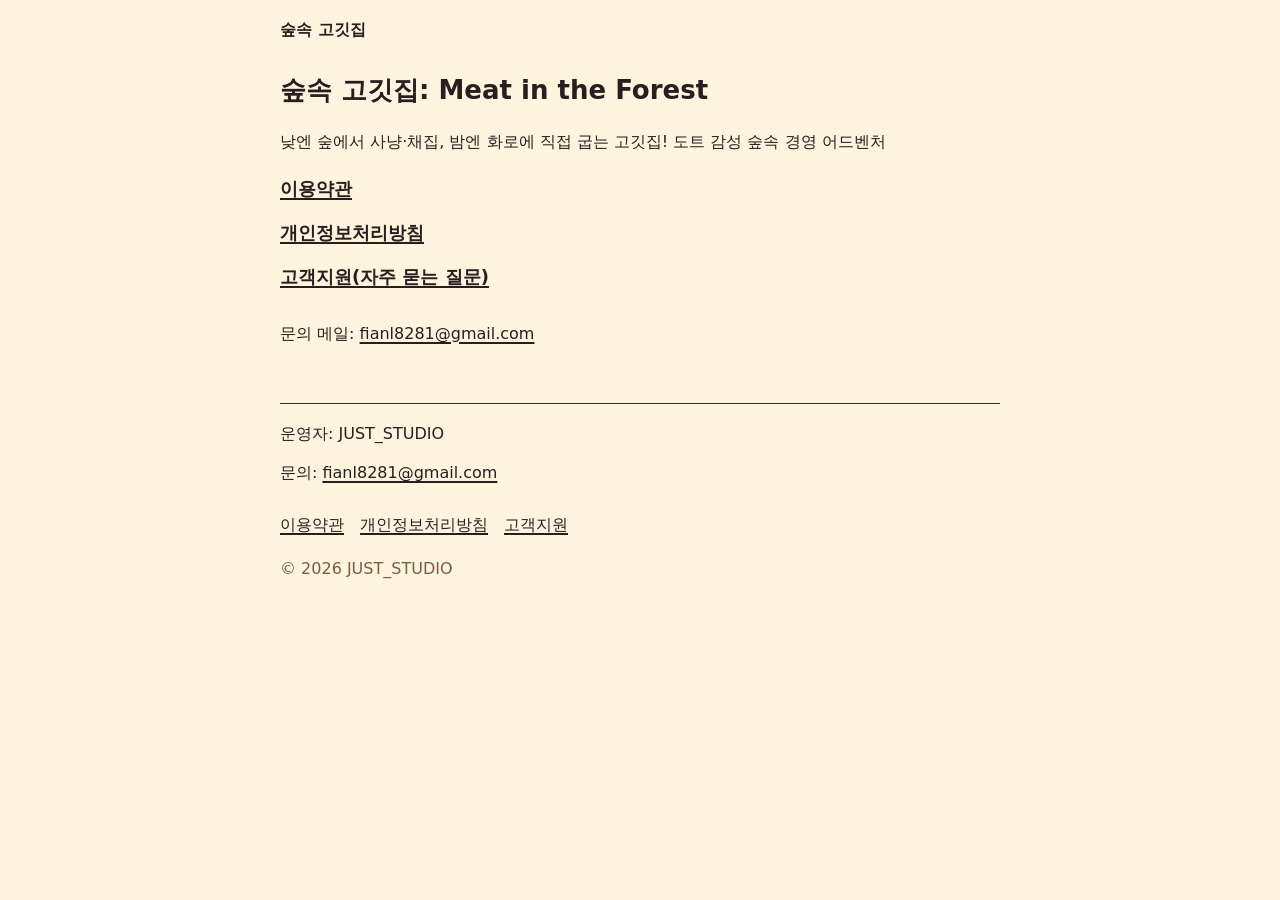
<file: index.html>
<!DOCTYPE html>
<html lang="ko">
<head>
<meta charset="utf-8">
<meta name="viewport" content="width=device-width, initial-scale=1">
<meta name="color-scheme" content="only light">
<title>숲속 고깃집: Meat in the Forest</title>
<link rel="stylesheet" href="assets/site.css">
</head>
<body>
<header class="site-header">
<a class="site-name" href="./" aria-current="page">숲속 고깃집</a>
</header>
<main>
<h1>숲속 고깃집: Meat in the Forest</h1>
<p>낮엔 숲에서 사냥·채집, 밤엔 화로에 직접 굽는 고깃집! 도트 감성 숲속 경영 어드벤처</p>
<ul class="home-links">
<li><a href="terms/">이용약관</a></li>
<li><a href="privacy/">개인정보처리방침</a></li>
<li><a href="support/">고객지원(자주 묻는 질문)</a></li>
</ul>
<p class="contact">문의 메일: <a class="mail" href="mailto:fianl8281@gmail.com">fianl8281@gmail.com</a></p>
</main>
<footer class="site-footer">
<p>운영자: JUST_STUDIO</p>
<p>문의: <span class="mail"><a class="mail" href="mailto:fianl8281@gmail.com">fianl8281@gmail.com</a></span></p>
<ul class="footer-links">
<li><a href="terms/">이용약관</a></li>
<li><a href="privacy/">개인정보처리방침</a></li>
<li><a href="support/">고객지원</a></li>
</ul>
<p class="copy">© 2026 JUST_STUDIO</p>
</footer>
</body>
</html>
</file>
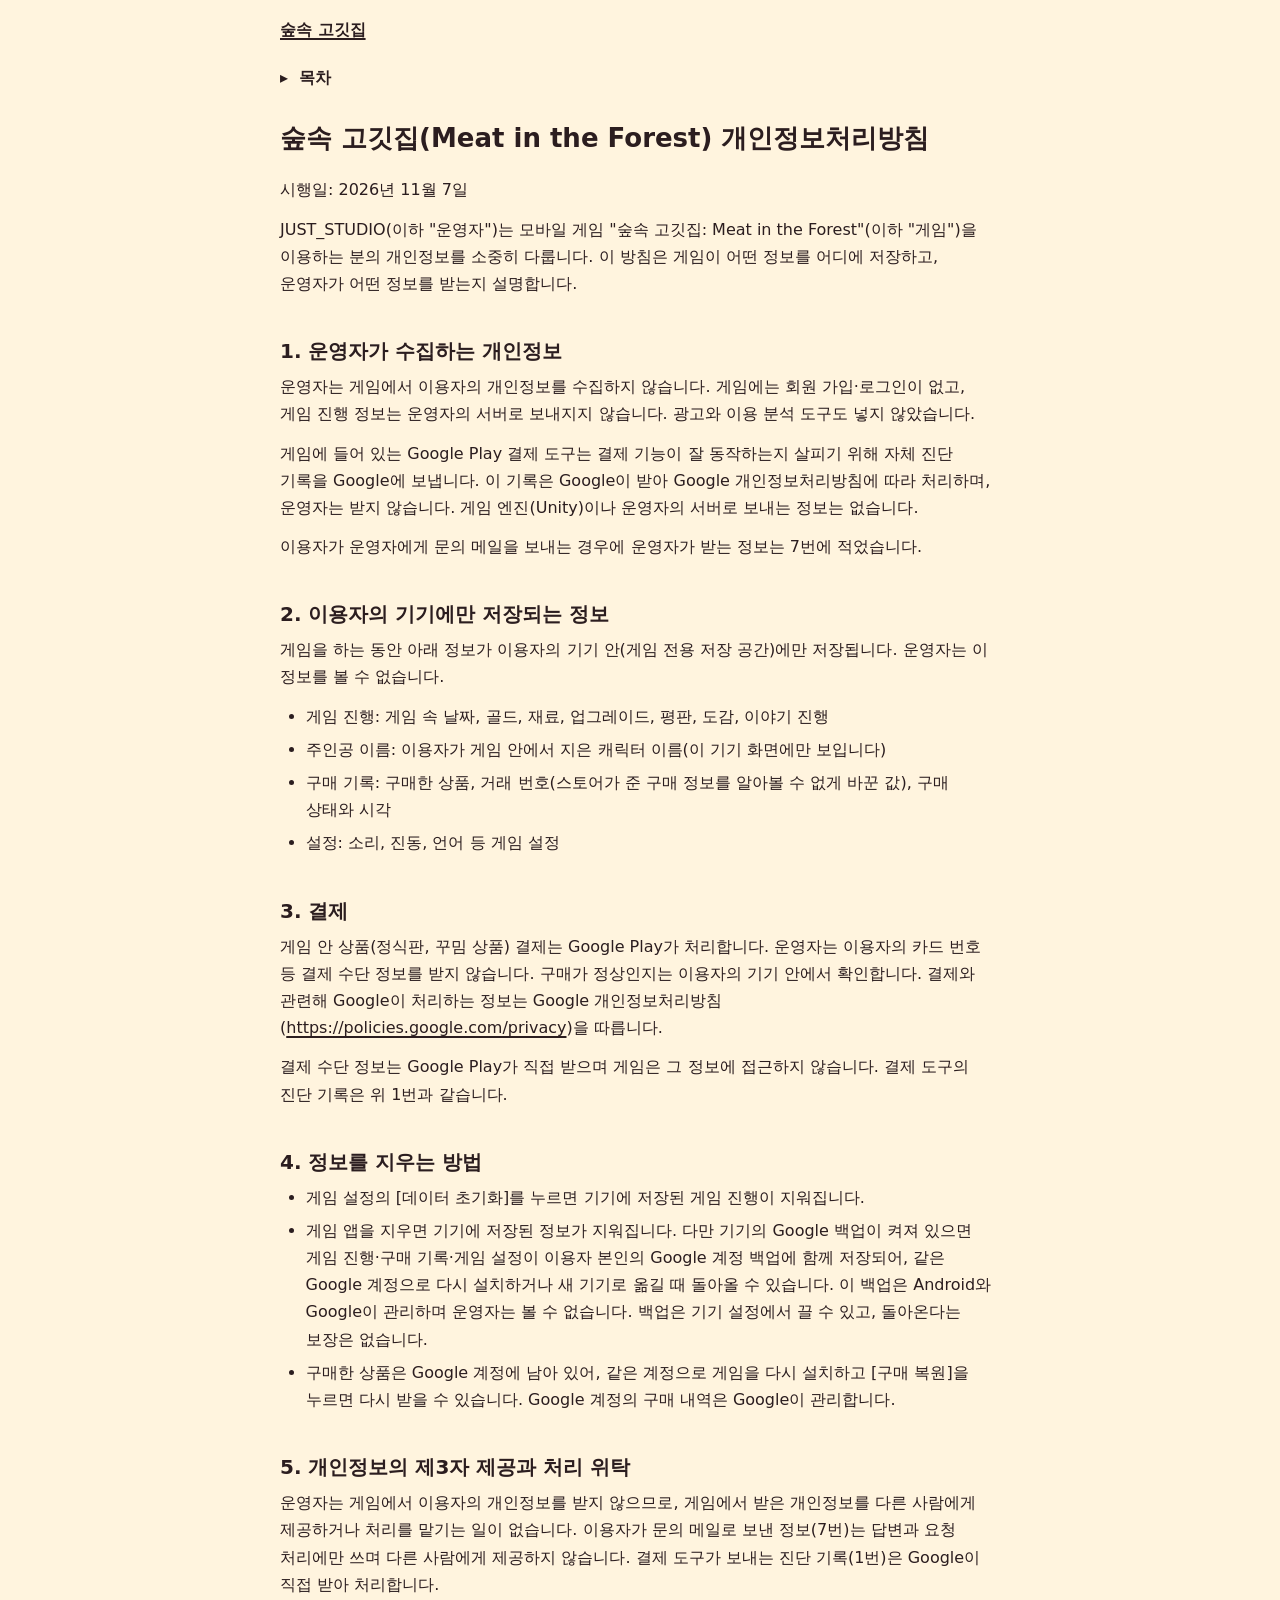
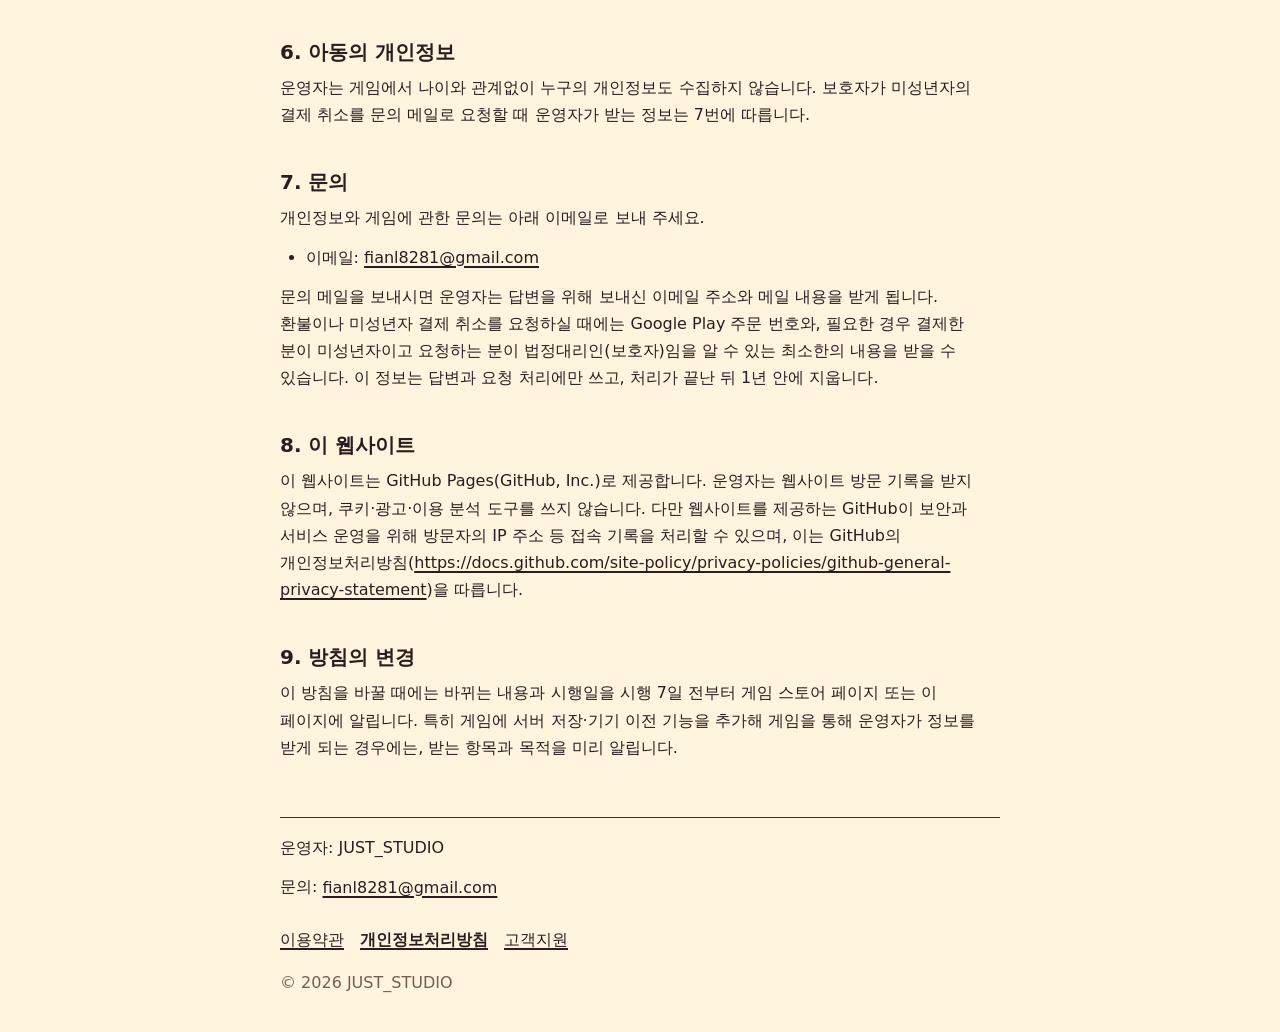
<file: privacy/index.html>
<!DOCTYPE html>
<html lang="ko">
<head>
<meta charset="utf-8">
<meta name="viewport" content="width=device-width, initial-scale=1">
<meta name="color-scheme" content="only light">
<title>숲속 고깃집(Meat in the Forest) 개인정보처리방침</title>
<link rel="stylesheet" href="../assets/site.css">
</head>
<body>
<header class="site-header">
<a class="site-name" href="../">숲속 고깃집</a>
</header>
<nav class="toc" aria-label="목차">
<details>
<summary>목차</summary>
<ol>
<li><a href="#s1">1. 운영자가 수집하는 개인정보</a></li>
<li><a href="#s2">2. 이용자의 기기에만 저장되는 정보</a></li>
<li><a href="#s3">3. 결제</a></li>
<li><a href="#s4">4. 정보를 지우는 방법</a></li>
<li><a href="#s5">5. 개인정보의 제3자 제공과 처리 위탁</a></li>
<li><a href="#s6">6. 아동의 개인정보</a></li>
<li><a href="#s7">7. 문의</a></li>
<li><a href="#s8">8. 이 웹사이트</a></li>
<li><a href="#s9">9. 방침의 변경</a></li>
</ol>
</details>
</nav>
<main>
<h1>숲속 고깃집(Meat in the Forest) 개인정보처리방침</h1>
<p>시행일: 2026년 11월 7일</p>
<p>JUST_STUDIO(이하 "운영자")는 모바일 게임 "숲속 고깃집: Meat in the Forest"(이하 "게임")을 이용하는 분의 개인정보를 소중히 다룹니다. 이 방침은 게임이 어떤 정보를 어디에 저장하고, 운영자가 어떤 정보를 받는지 설명합니다.</p>
<h2 id="s1">1. 운영자가 수집하는 개인정보</h2>
<p>운영자는 게임에서 이용자의 개인정보를 수집하지 않습니다. 게임에는 회원 가입·로그인이 없고, 게임 진행 정보는 운영자의 서버로 보내지지 않습니다. 광고와 이용 분석 도구도 넣지 않았습니다.</p>
<p>게임에 들어 있는 Google Play 결제 도구는 결제 기능이 잘 동작하는지 살피기 위해 자체 진단 기록을 Google에 보냅니다. 이 기록은 Google이 받아 Google 개인정보처리방침에 따라 처리하며, 운영자는 받지 않습니다. 게임 엔진(Unity)이나 운영자의 서버로 보내는 정보는 없습니다.</p>
<p>이용자가 운영자에게 문의 메일을 보내는 경우에 운영자가 받는 정보는 7번에 적었습니다.</p>
<h2 id="s2">2. 이용자의 기기에만 저장되는 정보</h2>
<p>게임을 하는 동안 아래 정보가 이용자의 기기 안(게임 전용 저장 공간)에만 저장됩니다. 운영자는 이 정보를 볼 수 없습니다.</p>
<ul>
<li>게임 진행: 게임 속 날짜, 골드, 재료, 업그레이드, 평판, 도감, 이야기 진행</li>
<li>주인공 이름: 이용자가 게임 안에서 지은 캐릭터 이름(이 기기 화면에만 보입니다)</li>
<li>구매 기록: 구매한 상품, 거래 번호(스토어가 준 구매 정보를 알아볼 수 없게 바꾼 값), 구매 상태와 시각</li>
<li>설정: 소리, 진동, 언어 등 게임 설정</li>
</ul>
<h2 id="s3">3. 결제</h2>
<p>게임 안 상품(정식판, 꾸밈 상품) 결제는 Google Play가 처리합니다. 운영자는 이용자의 카드 번호 등 결제 수단 정보를 받지 않습니다. 구매가 정상인지는 이용자의 기기 안에서 확인합니다. 결제와 관련해 Google이 처리하는 정보는 Google 개인정보처리방침(<a href="https://policies.google.com/privacy">https://policies.google.com/privacy</a>)을 따릅니다.</p>
<p>결제 수단 정보는 Google Play가 직접 받으며 게임은 그 정보에 접근하지 않습니다. 결제 도구의 진단 기록은 위 1번과 같습니다.</p>
<h2 id="s4">4. 정보를 지우는 방법</h2>
<ul>
<li>게임 설정의 [데이터 초기화]를 누르면 기기에 저장된 게임 진행이 지워집니다.</li>
<li>게임 앱을 지우면 기기에 저장된 정보가 지워집니다. 다만 기기의 Google 백업이 켜져 있으면 게임 진행·구매 기록·게임 설정이 이용자 본인의 Google 계정 백업에 함께 저장되어, 같은 Google 계정으로 다시 설치하거나 새 기기로 옮길 때 돌아올 수 있습니다. 이 백업은 Android와 Google이 관리하며 운영자는 볼 수 없습니다. 백업은 기기 설정에서 끌 수 있고, 돌아온다는 보장은 없습니다.</li>
<li>구매한 상품은 Google 계정에 남아 있어, 같은 계정으로 게임을 다시 설치하고 [구매 복원]을 누르면 다시 받을 수 있습니다. Google 계정의 구매 내역은 Google이 관리합니다.</li>
</ul>
<h2 id="s5">5. 개인정보의 제3자 제공과 처리 위탁</h2>
<p>운영자는 게임에서 이용자의 개인정보를 받지 않으므로, 게임에서 받은 개인정보를 다른 사람에게 제공하거나 처리를 맡기는 일이 없습니다. 이용자가 문의 메일로 보낸 정보(7번)는 답변과 요청 처리에만 쓰며 다른 사람에게 제공하지 않습니다. 결제 도구가 보내는 진단 기록(1번)은 Google이 직접 받아 처리합니다.</p>
<h2 id="s6">6. 아동의 개인정보</h2>
<p>운영자는 게임에서 나이와 관계없이 누구의 개인정보도 수집하지 않습니다. 보호자가 미성년자의 결제 취소를 문의 메일로 요청할 때 운영자가 받는 정보는 7번에 따릅니다.</p>
<h2 id="s7">7. 문의</h2>
<p>개인정보와 게임에 관한 문의는 아래 이메일로 보내 주세요.</p>
<ul>
<li>이메일: <a class="mail" href="mailto:fianl8281@gmail.com">fianl8281@gmail.com</a></li>
</ul>
<p>문의 메일을 보내시면 운영자는 답변을 위해 보내신 이메일 주소와 메일 내용을 받게 됩니다. 환불이나 미성년자 결제 취소를 요청하실 때에는 Google Play 주문 번호와, 필요한 경우 결제한 분이 미성년자이고 요청하는 분이 법정대리인(보호자)임을 알 수 있는 최소한의 내용을 받을 수 있습니다. 이 정보는 답변과 요청 처리에만 쓰고, 처리가 끝난 뒤 1년 안에 지웁니다.</p>
<h2 id="s8">8. 이 웹사이트</h2>
<p>이 웹사이트는 GitHub Pages(GitHub, Inc.)로 제공합니다. 운영자는 웹사이트 방문 기록을 받지 않으며, 쿠키·광고·이용 분석 도구를 쓰지 않습니다. 다만 웹사이트를 제공하는 GitHub이 보안과 서비스 운영을 위해 방문자의 IP 주소 등 접속 기록을 처리할 수 있으며, 이는 GitHub의 개인정보처리방침(<a href="https://docs.github.com/site-policy/privacy-policies/github-general-privacy-statement">https://docs.github.com/site-policy/privacy-policies/github-general-privacy-statement</a>)을 따릅니다.</p>
<h2 id="s9">9. 방침의 변경</h2>
<p>이 방침을 바꿀 때에는 바뀌는 내용과 시행일을 시행 7일 전부터 게임 스토어 페이지 또는 이 페이지에 알립니다. 특히 게임에 서버 저장·기기 이전 기능을 추가해 게임을 통해 운영자가 정보를 받게 되는 경우에는, 받는 항목과 목적을 미리 알립니다.</p>
</main>
<footer class="site-footer">
<p>운영자: JUST_STUDIO</p>
<p>문의: <span class="mail"><a class="mail" href="mailto:fianl8281@gmail.com">fianl8281@gmail.com</a></span></p>
<ul class="footer-links">
<li><a href="../terms/">이용약관</a></li>
<li><a href="../privacy/" aria-current="page">개인정보처리방침</a></li>
<li><a href="../support/">고객지원</a></li>
</ul>
<p class="copy">© 2026 JUST_STUDIO</p>
</footer>
</body>
</html>
</file>
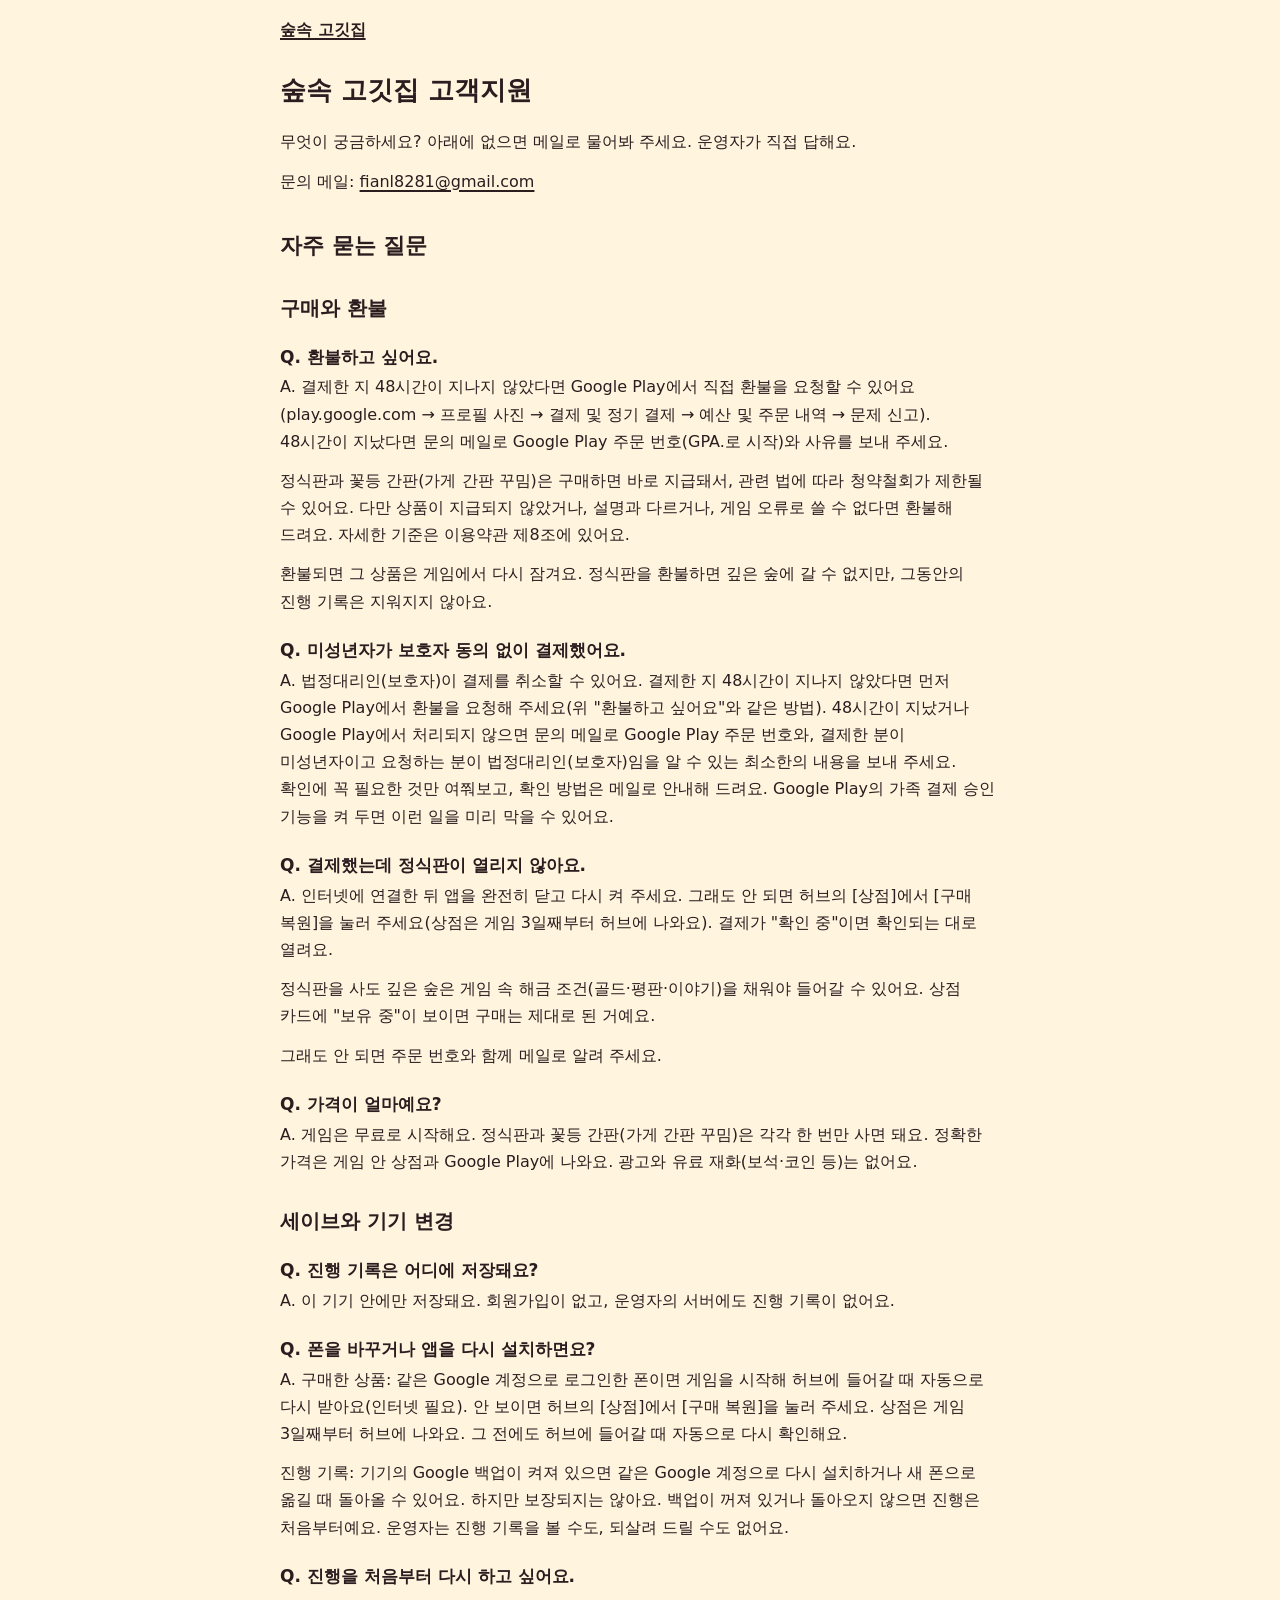
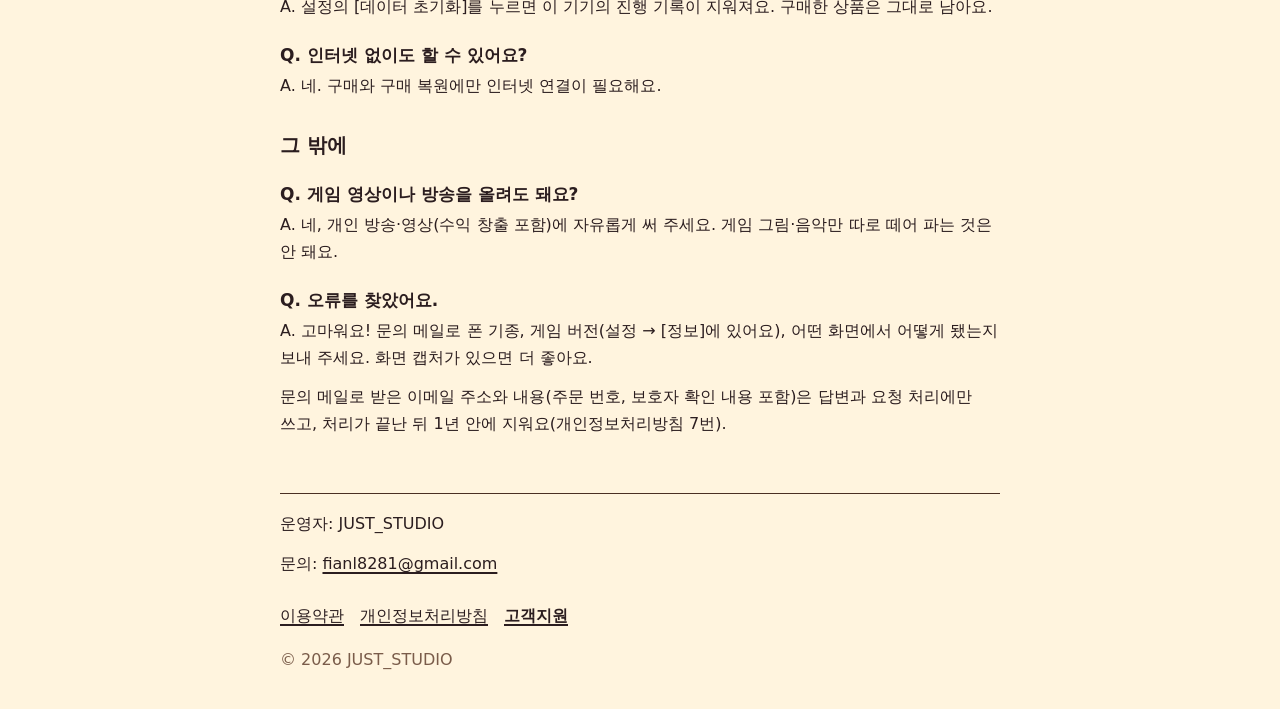
<file: support/index.html>
<!DOCTYPE html>
<html lang="ko">
<head>
<meta charset="utf-8">
<meta name="viewport" content="width=device-width, initial-scale=1">
<meta name="color-scheme" content="only light">
<title>숲속 고깃집 고객지원</title>
<link rel="stylesheet" href="../assets/site.css">
</head>
<body>
<header class="site-header">
<a class="site-name" href="../">숲속 고깃집</a>
</header>
<main>
<h1>숲속 고깃집 고객지원</h1>
<p>무엇이 궁금하세요? 아래에 없으면 메일로 물어봐 주세요. 운영자가 직접 답해요.</p>
<p>문의 메일: <a class="mail" href="mailto:fianl8281@gmail.com">fianl8281@gmail.com</a></p>
<h2 id="faq" class="faq-title">자주 묻는 질문</h2>
<h2 class="faq-group">구매와 환불</h2>
<h3 class="faq-q">Q. 환불하고 싶어요.</h3>
<p>A. 결제한 지 48시간이 지나지 않았다면 Google Play에서 직접 환불을 요청할 수 있어요(play.google.com → 프로필 사진 → 결제 및 정기 결제 → 예산 및 주문 내역 → 문제 신고). 48시간이 지났다면 문의 메일로 Google Play 주문 번호(GPA.로 시작)와 사유를 보내 주세요.</p>
<p>정식판과 꽃등 간판(가게 간판 꾸밈)은 구매하면 바로 지급돼서, 관련 법에 따라 청약철회가 제한될 수 있어요. 다만 상품이 지급되지 않았거나, 설명과 다르거나, 게임 오류로 쓸 수 없다면 환불해 드려요. 자세한 기준은 이용약관 제8조에 있어요.</p>
<p>환불되면 그 상품은 게임에서 다시 잠겨요. 정식판을 환불하면 깊은 숲에 갈 수 없지만, 그동안의 진행 기록은 지워지지 않아요.</p>
<h3 class="faq-q">Q. 미성년자가 보호자 동의 없이 결제했어요.</h3>
<p>A. 법정대리인(보호자)이 결제를 취소할 수 있어요. 결제한 지 48시간이 지나지 않았다면 먼저 Google Play에서 환불을 요청해 주세요(위 "환불하고 싶어요"와 같은 방법). 48시간이 지났거나 Google Play에서 처리되지 않으면 문의 메일로 Google Play 주문 번호와, 결제한 분이 미성년자이고 요청하는 분이 법정대리인(보호자)임을 알 수 있는 최소한의 내용을 보내 주세요. 확인에 꼭 필요한 것만 여쭤보고, 확인 방법은 메일로 안내해 드려요. Google Play의 가족 결제 승인 기능을 켜 두면 이런 일을 미리 막을 수 있어요.</p>
<h3 class="faq-q">Q. 결제했는데 정식판이 열리지 않아요.</h3>
<p>A. 인터넷에 연결한 뒤 앱을 완전히 닫고 다시 켜 주세요. 그래도 안 되면 허브의 [상점]에서 [구매 복원]을 눌러 주세요(상점은 게임 3일째부터 허브에 나와요). 결제가 "확인 중"이면 확인되는 대로 열려요.</p>
<p>정식판을 사도 깊은 숲은 게임 속 해금 조건(골드·평판·이야기)을 채워야 들어갈 수 있어요. 상점 카드에 "보유 중"이 보이면 구매는 제대로 된 거예요.</p>
<p>그래도 안 되면 주문 번호와 함께 메일로 알려 주세요.</p>
<h3 class="faq-q">Q. 가격이 얼마예요?</h3>
<p>A. 게임은 무료로 시작해요. 정식판과 꽃등 간판(가게 간판 꾸밈)은 각각 한 번만 사면 돼요. 정확한 가격은 게임 안 상점과 Google Play에 나와요. 광고와 유료 재화(보석·코인 등)는 없어요.</p>
<h2 class="faq-group">세이브와 기기 변경</h2>
<h3 class="faq-q">Q. 진행 기록은 어디에 저장돼요?</h3>
<p>A. 이 기기 안에만 저장돼요. 회원가입이 없고, 운영자의 서버에도 진행 기록이 없어요.</p>
<h3 class="faq-q">Q. 폰을 바꾸거나 앱을 다시 설치하면요?</h3>
<p>A. 구매한 상품: 같은 Google 계정으로 로그인한 폰이면 게임을 시작해 허브에 들어갈 때 자동으로 다시 받아요(인터넷 필요). 안 보이면 허브의 [상점]에서 [구매 복원]을 눌러 주세요. 상점은 게임 3일째부터 허브에 나와요. 그 전에도 허브에 들어갈 때 자동으로 다시 확인해요.</p>
<p>진행 기록: 기기의 Google 백업이 켜져 있으면 같은 Google 계정으로 다시 설치하거나 새 폰으로 옮길 때 돌아올 수 있어요. 하지만 보장되지는 않아요. 백업이 꺼져 있거나 돌아오지 않으면 진행은 처음부터예요. 운영자는 진행 기록을 볼 수도, 되살려 드릴 수도 없어요.</p>
<h3 class="faq-q">Q. 진행을 처음부터 다시 하고 싶어요.</h3>
<p>A. 설정의 [데이터 초기화]를 누르면 이 기기의 진행 기록이 지워져요. 구매한 상품은 그대로 남아요.</p>
<h3 class="faq-q">Q. 인터넷 없이도 할 수 있어요?</h3>
<p>A. 네. 구매와 구매 복원에만 인터넷 연결이 필요해요.</p>
<h2 class="faq-group">그 밖에</h2>
<h3 class="faq-q">Q. 게임 영상이나 방송을 올려도 돼요?</h3>
<p>A. 네, 개인 방송·영상(수익 창출 포함)에 자유롭게 써 주세요. 게임 그림·음악만 따로 떼어 파는 것은 안 돼요.</p>
<h3 class="faq-q">Q. 오류를 찾았어요.</h3>
<p>A. 고마워요! 문의 메일로 폰 기종, 게임 버전(설정 → [정보]에 있어요), 어떤 화면에서 어떻게 됐는지 보내 주세요. 화면 캡처가 있으면 더 좋아요.</p>
<p>문의 메일로 받은 이메일 주소와 내용(주문 번호, 보호자 확인 내용 포함)은 답변과 요청 처리에만 쓰고, 처리가 끝난 뒤 1년 안에 지워요(개인정보처리방침 7번).</p>
</main>
<footer class="site-footer">
<p>운영자: JUST_STUDIO</p>
<p>문의: <span class="mail"><a class="mail" href="mailto:fianl8281@gmail.com">fianl8281@gmail.com</a></span></p>
<ul class="footer-links">
<li><a href="../terms/">이용약관</a></li>
<li><a href="../privacy/">개인정보처리방침</a></li>
<li><a href="../support/" aria-current="page">고객지원</a></li>
</ul>
<p class="copy">© 2026 JUST_STUDIO</p>
</footer>
</body>
</html>
</file>
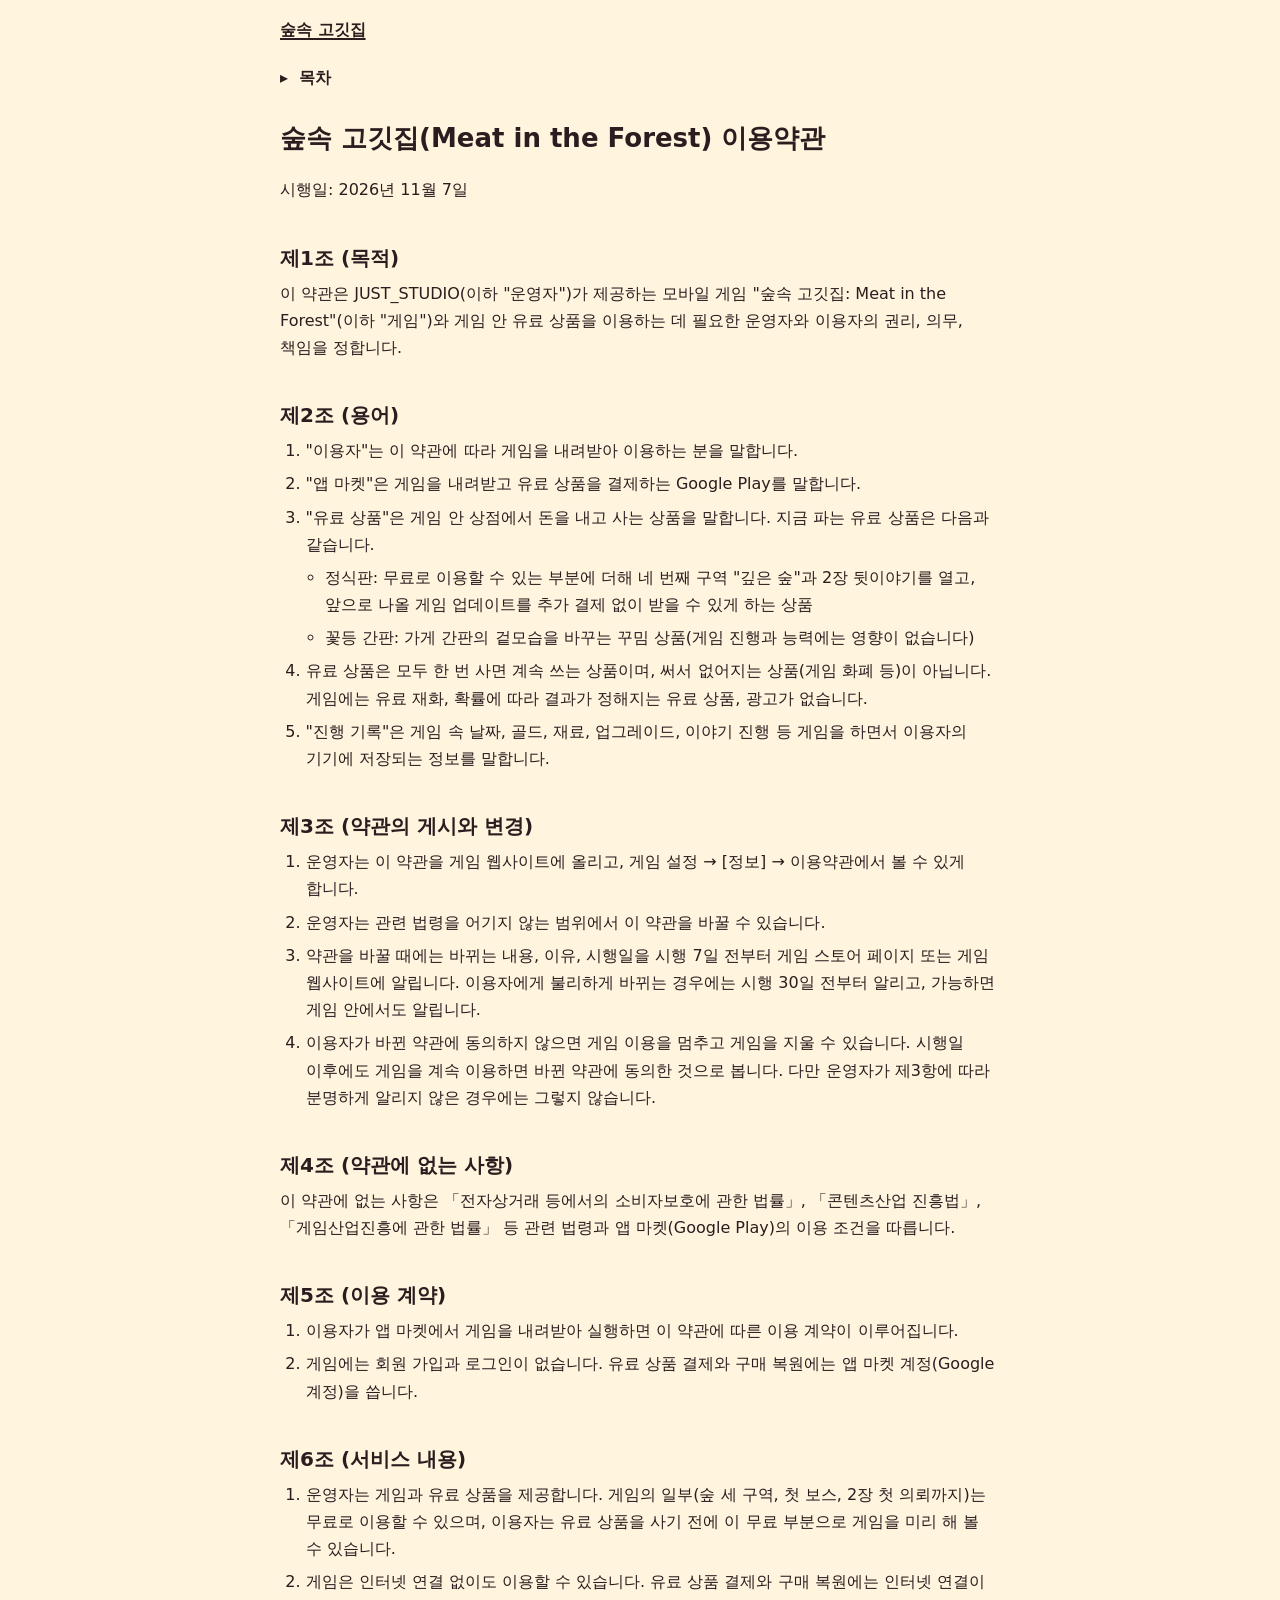
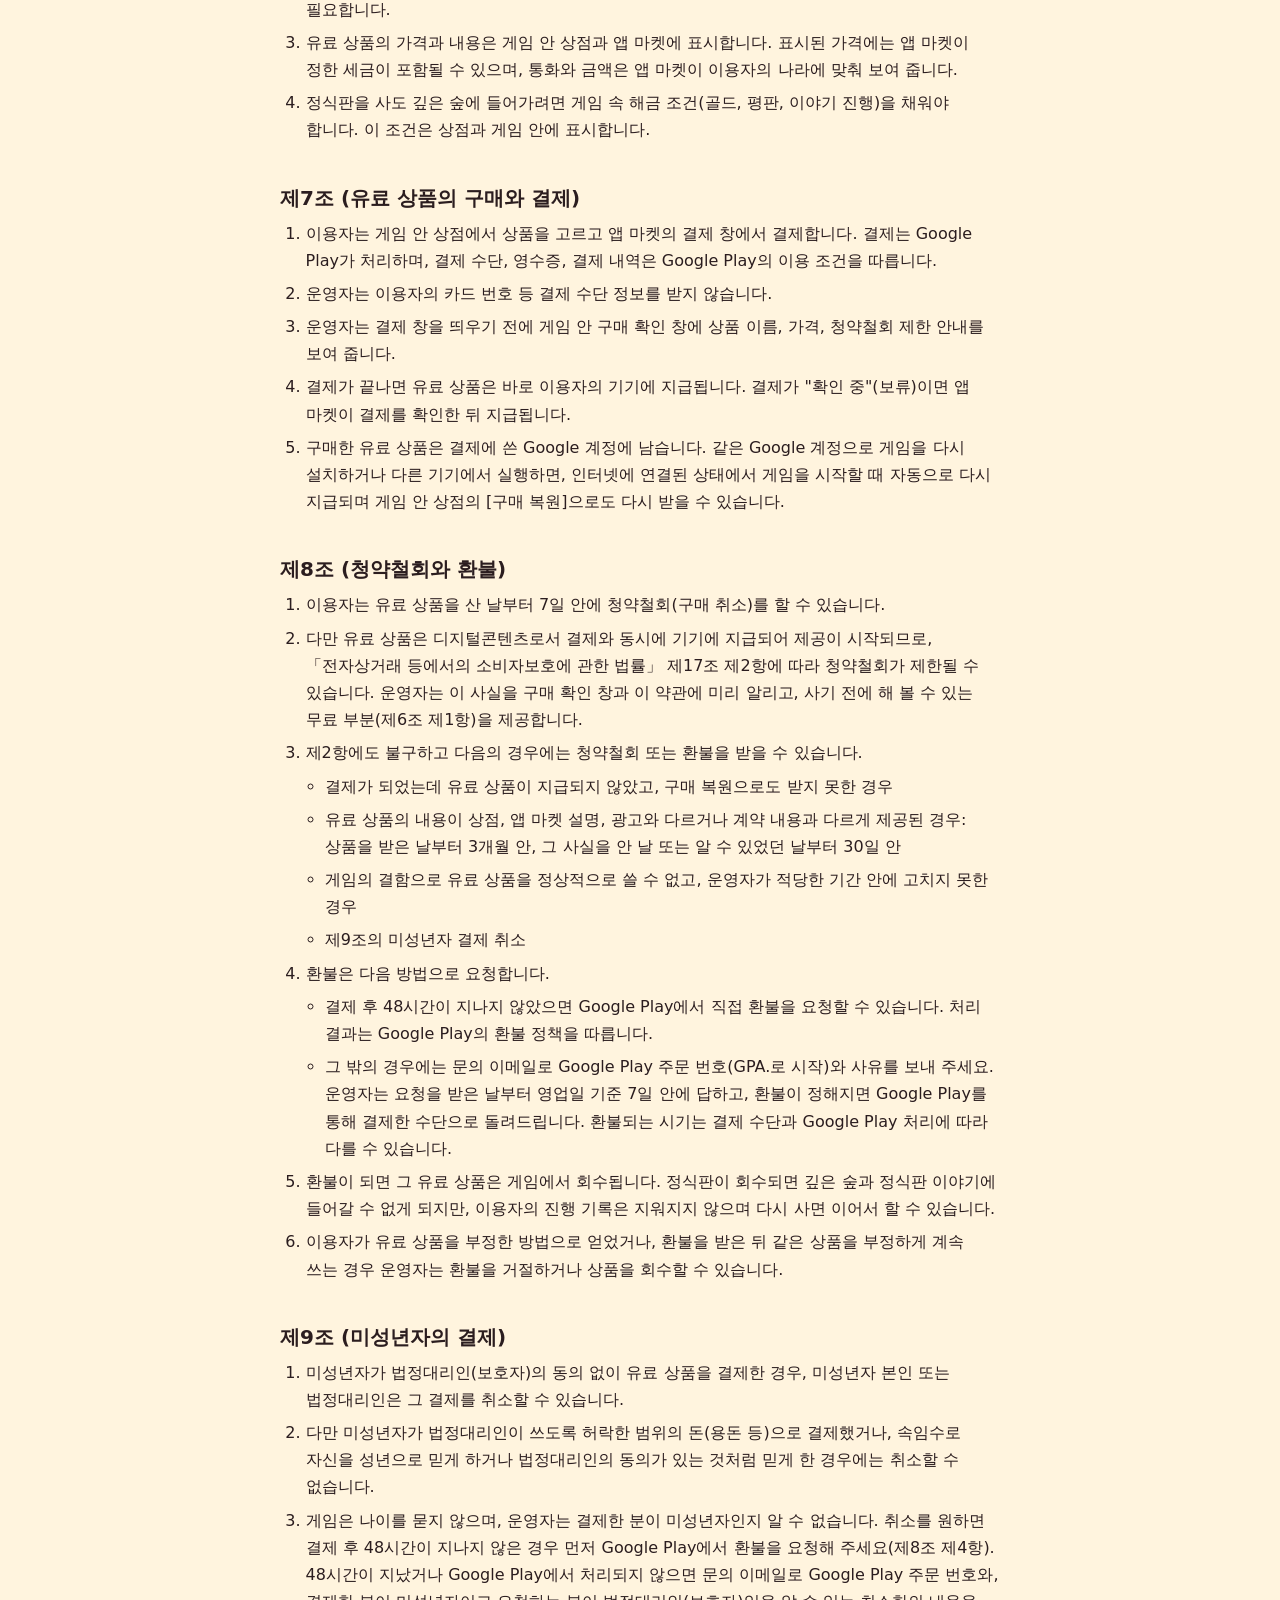
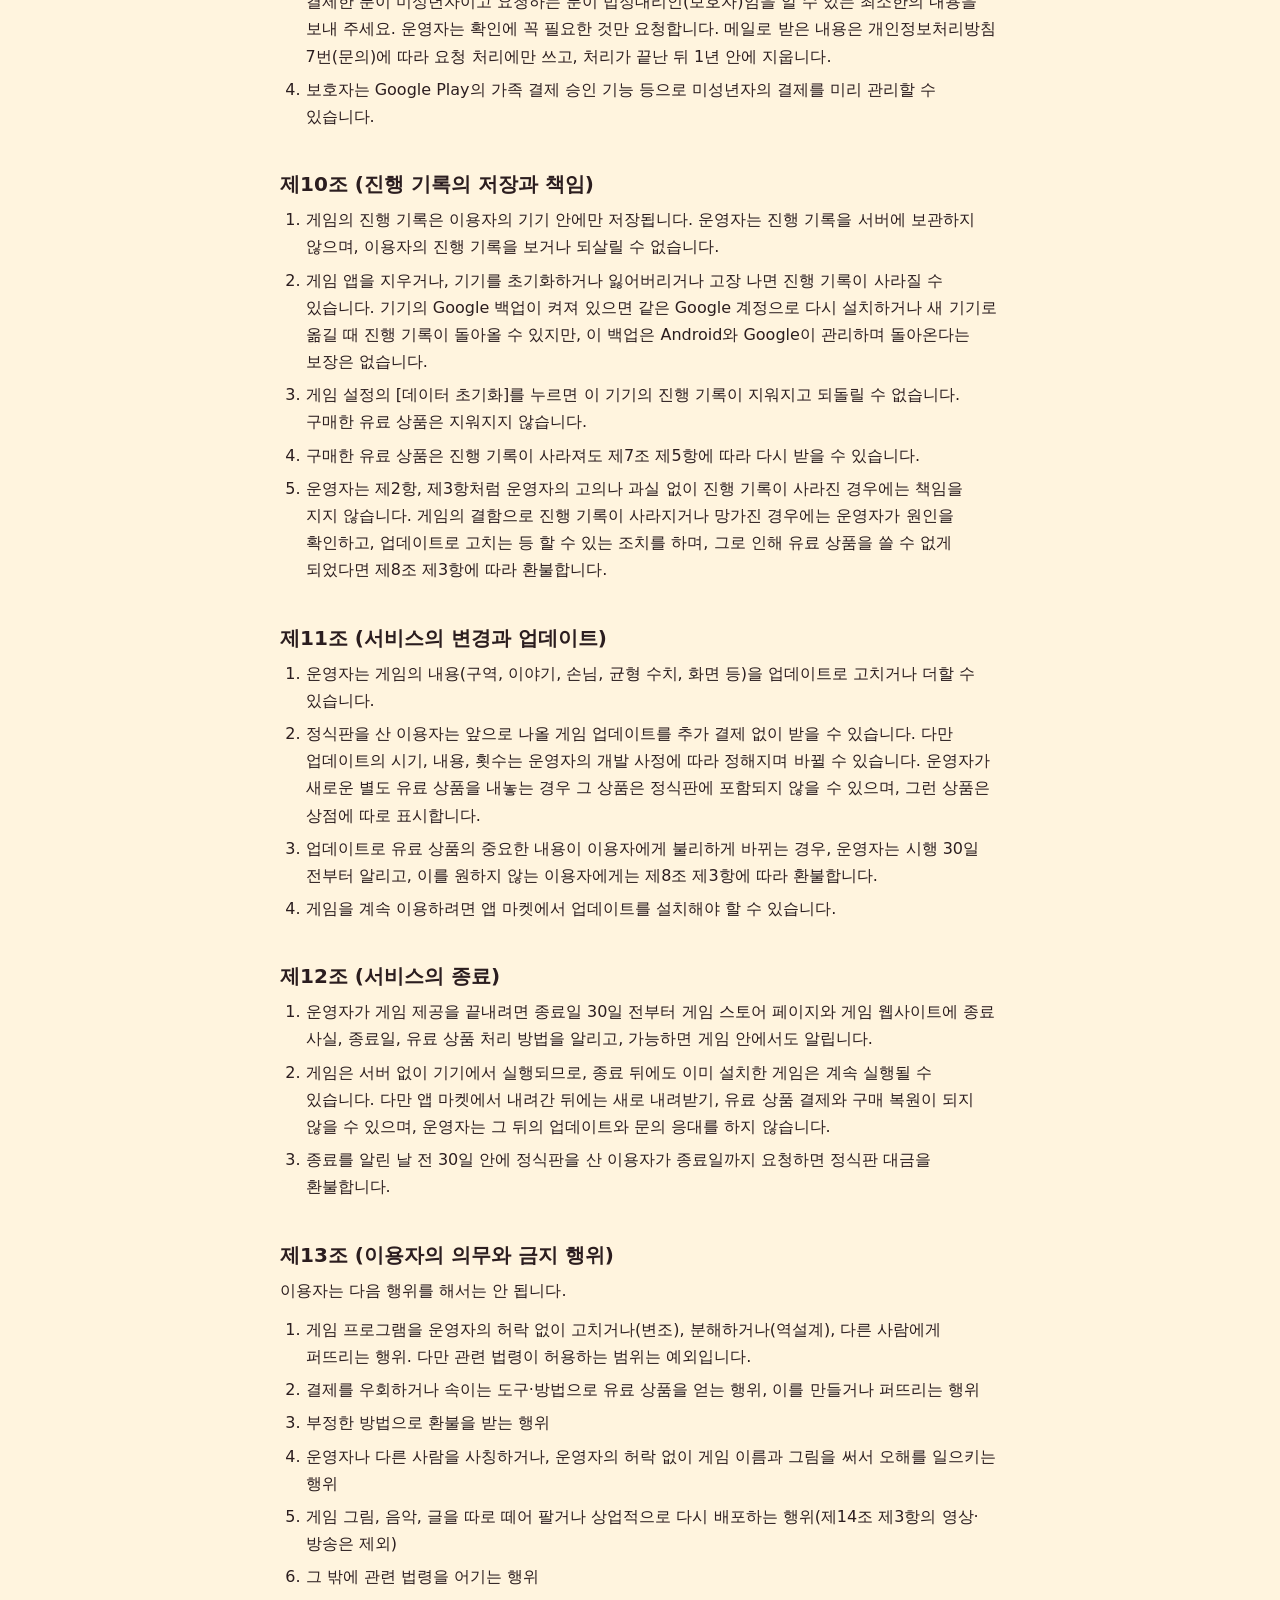
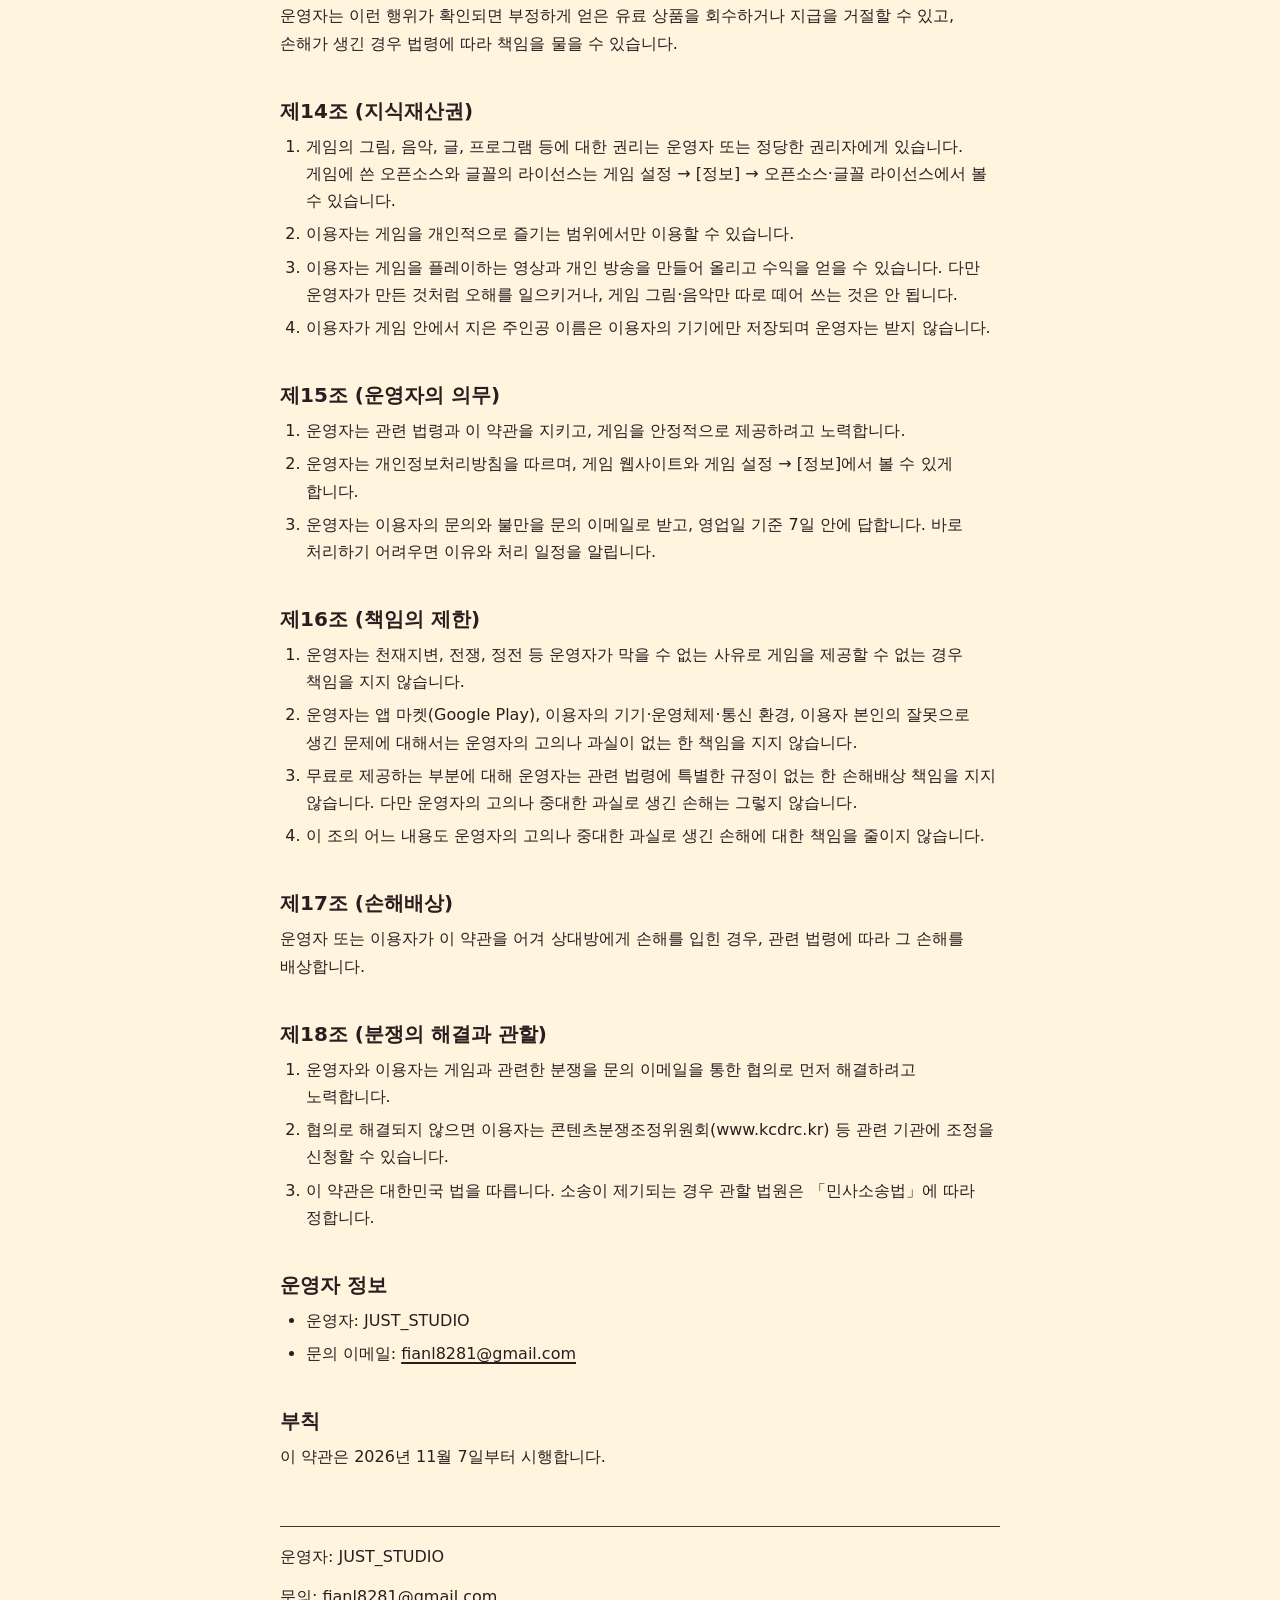
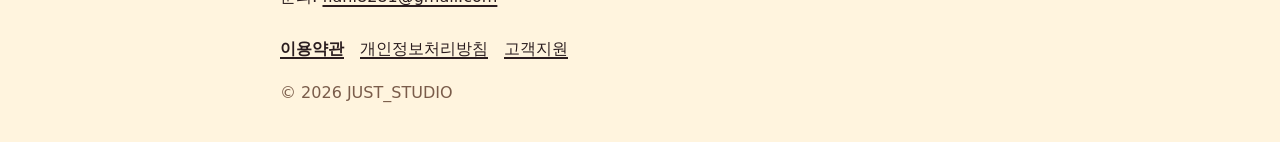
<file: terms/index.html>
<!DOCTYPE html>
<html lang="ko">
<head>
<meta charset="utf-8">
<meta name="viewport" content="width=device-width, initial-scale=1">
<meta name="color-scheme" content="only light">
<title>숲속 고깃집(Meat in the Forest) 이용약관</title>
<link rel="stylesheet" href="../assets/site.css">
</head>
<body>
<header class="site-header">
<a class="site-name" href="../">숲속 고깃집</a>
</header>
<nav class="toc" aria-label="목차">
<details>
<summary>목차</summary>
<ol>
<li><a href="#제1조">제1조 (목적)</a></li>
<li><a href="#제2조">제2조 (용어)</a></li>
<li><a href="#제3조">제3조 (약관의 게시와 변경)</a></li>
<li><a href="#제4조">제4조 (약관에 없는 사항)</a></li>
<li><a href="#제5조">제5조 (이용 계약)</a></li>
<li><a href="#제6조">제6조 (서비스 내용)</a></li>
<li><a href="#제7조">제7조 (유료 상품의 구매와 결제)</a></li>
<li><a href="#제8조">제8조 (청약철회와 환불)</a></li>
<li><a href="#제9조">제9조 (미성년자의 결제)</a></li>
<li><a href="#제10조">제10조 (진행 기록의 저장과 책임)</a></li>
<li><a href="#제11조">제11조 (서비스의 변경과 업데이트)</a></li>
<li><a href="#제12조">제12조 (서비스의 종료)</a></li>
<li><a href="#제13조">제13조 (이용자의 의무와 금지 행위)</a></li>
<li><a href="#제14조">제14조 (지식재산권)</a></li>
<li><a href="#제15조">제15조 (운영자의 의무)</a></li>
<li><a href="#제16조">제16조 (책임의 제한)</a></li>
<li><a href="#제17조">제17조 (손해배상)</a></li>
<li><a href="#제18조">제18조 (분쟁의 해결과 관할)</a></li>
<li><a href="#운영자-정보">운영자 정보</a></li>
<li><a href="#부칙">부칙</a></li>
</ol>
</details>
</nav>
<main>
<h1>숲속 고깃집(Meat in the Forest) 이용약관</h1>
<p>시행일: 2026년 11월 7일</p>
<h2 id="제1조">제1조 (목적)</h2>
<p>이 약관은 JUST_STUDIO(이하 "운영자")가 제공하는 모바일 게임 "숲속 고깃집: Meat in the Forest"(이하 "게임")와 게임 안 유료 상품을 이용하는 데 필요한 운영자와 이용자의 권리, 의무, 책임을 정합니다.</p>
<h2 id="제2조">제2조 (용어)</h2>
<ol>
<li>"이용자"는 이 약관에 따라 게임을 내려받아 이용하는 분을 말합니다.</li>
<li>"앱 마켓"은 게임을 내려받고 유료 상품을 결제하는 Google Play를 말합니다.</li>
<li>"유료 상품"은 게임 안 상점에서 돈을 내고 사는 상품을 말합니다. 지금 파는 유료 상품은 다음과 같습니다.<ul><li>정식판: 무료로 이용할 수 있는 부분에 더해 네 번째 구역 "깊은 숲"과 2장 뒷이야기를 열고, 앞으로 나올 게임 업데이트를 추가 결제 없이 받을 수 있게 하는 상품</li><li>꽃등 간판: 가게 간판의 겉모습을 바꾸는 꾸밈 상품(게임 진행과 능력에는 영향이 없습니다)</li></ul></li>
<li>유료 상품은 모두 한 번 사면 계속 쓰는 상품이며, 써서 없어지는 상품(게임 화폐 등)이 아닙니다. 게임에는 유료 재화, 확률에 따라 결과가 정해지는 유료 상품, 광고가 없습니다.</li>
<li>"진행 기록"은 게임 속 날짜, 골드, 재료, 업그레이드, 이야기 진행 등 게임을 하면서 이용자의 기기에 저장되는 정보를 말합니다.</li>
</ol>
<h2 id="제3조">제3조 (약관의 게시와 변경)</h2>
<ol>
<li>운영자는 이 약관을 게임 웹사이트에 올리고, 게임 설정 → [정보] → 이용약관에서 볼 수 있게 합니다.</li>
<li>운영자는 관련 법령을 어기지 않는 범위에서 이 약관을 바꿀 수 있습니다.</li>
<li>약관을 바꿀 때에는 바뀌는 내용, 이유, 시행일을 시행 7일 전부터 게임 스토어 페이지 또는 게임 웹사이트에 알립니다. 이용자에게 불리하게 바뀌는 경우에는 시행 30일 전부터 알리고, 가능하면 게임 안에서도 알립니다.</li>
<li>이용자가 바뀐 약관에 동의하지 않으면 게임 이용을 멈추고 게임을 지울 수 있습니다. 시행일 이후에도 게임을 계속 이용하면 바뀐 약관에 동의한 것으로 봅니다. 다만 운영자가 제3항에 따라 분명하게 알리지 않은 경우에는 그렇지 않습니다.</li>
</ol>
<h2 id="제4조">제4조 (약관에 없는 사항)</h2>
<p>이 약관에 없는 사항은 「전자상거래 등에서의 소비자보호에 관한 법률」, 「콘텐츠산업 진흥법」, 「게임산업진흥에 관한 법률」 등 관련 법령과 앱 마켓(Google Play)의 이용 조건을 따릅니다.</p>
<h2 id="제5조">제5조 (이용 계약)</h2>
<ol>
<li>이용자가 앱 마켓에서 게임을 내려받아 실행하면 이 약관에 따른 이용 계약이 이루어집니다.</li>
<li>게임에는 회원 가입과 로그인이 없습니다. 유료 상품 결제와 구매 복원에는 앱 마켓 계정(Google 계정)을 씁니다.</li>
</ol>
<h2 id="제6조">제6조 (서비스 내용)</h2>
<ol>
<li>운영자는 게임과 유료 상품을 제공합니다. 게임의 일부(숲 세 구역, 첫 보스, 2장 첫 의뢰까지)는 무료로 이용할 수 있으며, 이용자는 유료 상품을 사기 전에 이 무료 부분으로 게임을 미리 해 볼 수 있습니다.</li>
<li>게임은 인터넷 연결 없이도 이용할 수 있습니다. 유료 상품 결제와 구매 복원에는 인터넷 연결이 필요합니다.</li>
<li>유료 상품의 가격과 내용은 게임 안 상점과 앱 마켓에 표시합니다. 표시된 가격에는 앱 마켓이 정한 세금이 포함될 수 있으며, 통화와 금액은 앱 마켓이 이용자의 나라에 맞춰 보여 줍니다.</li>
<li>정식판을 사도 깊은 숲에 들어가려면 게임 속 해금 조건(골드, 평판, 이야기 진행)을 채워야 합니다. 이 조건은 상점과 게임 안에 표시합니다.</li>
</ol>
<h2 id="제7조">제7조 (유료 상품의 구매와 결제)</h2>
<ol>
<li>이용자는 게임 안 상점에서 상품을 고르고 앱 마켓의 결제 창에서 결제합니다. 결제는 Google Play가 처리하며, 결제 수단, 영수증, 결제 내역은 Google Play의 이용 조건을 따릅니다.</li>
<li>운영자는 이용자의 카드 번호 등 결제 수단 정보를 받지 않습니다.</li>
<li>운영자는 결제 창을 띄우기 전에 게임 안 구매 확인 창에 상품 이름, 가격, 청약철회 제한 안내를 보여 줍니다.</li>
<li>결제가 끝나면 유료 상품은 바로 이용자의 기기에 지급됩니다. 결제가 "확인 중"(보류)이면 앱 마켓이 결제를 확인한 뒤 지급됩니다.</li>
<li>구매한 유료 상품은 결제에 쓴 Google 계정에 남습니다. 같은 Google 계정으로 게임을 다시 설치하거나 다른 기기에서 실행하면, 인터넷에 연결된 상태에서 게임을 시작할 때 자동으로 다시 지급되며 게임 안 상점의 [구매 복원]으로도 다시 받을 수 있습니다.</li>
</ol>
<h2 id="제8조">제8조 (청약철회와 환불)</h2>
<ol>
<li>이용자는 유료 상품을 산 날부터 7일 안에 청약철회(구매 취소)를 할 수 있습니다.</li>
<li>다만 유료 상품은 디지털콘텐츠로서 결제와 동시에 기기에 지급되어 제공이 시작되므로, 「전자상거래 등에서의 소비자보호에 관한 법률」 제17조 제2항에 따라 청약철회가 제한될 수 있습니다. 운영자는 이 사실을 구매 확인 창과 이 약관에 미리 알리고, 사기 전에 해 볼 수 있는 무료 부분(제6조 제1항)을 제공합니다.</li>
<li>제2항에도 불구하고 다음의 경우에는 청약철회 또는 환불을 받을 수 있습니다.<ul><li>결제가 되었는데 유료 상품이 지급되지 않았고, 구매 복원으로도 받지 못한 경우</li><li>유료 상품의 내용이 상점, 앱 마켓 설명, 광고와 다르거나 계약 내용과 다르게 제공된 경우: 상품을 받은 날부터 3개월 안, 그 사실을 안 날 또는 알 수 있었던 날부터 30일 안</li><li>게임의 결함으로 유료 상품을 정상적으로 쓸 수 없고, 운영자가 적당한 기간 안에 고치지 못한 경우</li><li>제9조의 미성년자 결제 취소</li></ul></li>
<li>환불은 다음 방법으로 요청합니다.<ul><li>결제 후 48시간이 지나지 않았으면 Google Play에서 직접 환불을 요청할 수 있습니다. 처리 결과는 Google Play의 환불 정책을 따릅니다.</li><li>그 밖의 경우에는 문의 이메일로 Google Play 주문 번호(GPA.로 시작)와 사유를 보내 주세요. 운영자는 요청을 받은 날부터 영업일 기준 7일 안에 답하고, 환불이 정해지면 Google Play를 통해 결제한 수단으로 돌려드립니다. 환불되는 시기는 결제 수단과 Google Play 처리에 따라 다를 수 있습니다.</li></ul></li>
<li>환불이 되면 그 유료 상품은 게임에서 회수됩니다. 정식판이 회수되면 깊은 숲과 정식판 이야기에 들어갈 수 없게 되지만, 이용자의 진행 기록은 지워지지 않으며 다시 사면 이어서 할 수 있습니다.</li>
<li>이용자가 유료 상품을 부정한 방법으로 얻었거나, 환불을 받은 뒤 같은 상품을 부정하게 계속 쓰는 경우 운영자는 환불을 거절하거나 상품을 회수할 수 있습니다.</li>
</ol>
<h2 id="제9조">제9조 (미성년자의 결제)</h2>
<ol>
<li>미성년자가 법정대리인(보호자)의 동의 없이 유료 상품을 결제한 경우, 미성년자 본인 또는 법정대리인은 그 결제를 취소할 수 있습니다.</li>
<li>다만 미성년자가 법정대리인이 쓰도록 허락한 범위의 돈(용돈 등)으로 결제했거나, 속임수로 자신을 성년으로 믿게 하거나 법정대리인의 동의가 있는 것처럼 믿게 한 경우에는 취소할 수 없습니다.</li>
<li>게임은 나이를 묻지 않으며, 운영자는 결제한 분이 미성년자인지 알 수 없습니다. 취소를 원하면 결제 후 48시간이 지나지 않은 경우 먼저 Google Play에서 환불을 요청해 주세요(제8조 제4항). 48시간이 지났거나 Google Play에서 처리되지 않으면 문의 이메일로 Google Play 주문 번호와, 결제한 분이 미성년자이고 요청하는 분이 법정대리인(보호자)임을 알 수 있는 최소한의 내용을 보내 주세요. 운영자는 확인에 꼭 필요한 것만 요청합니다. 메일로 받은 내용은 개인정보처리방침 7번(문의)에 따라 요청 처리에만 쓰고, 처리가 끝난 뒤 1년 안에 지웁니다.</li>
<li>보호자는 Google Play의 가족 결제 승인 기능 등으로 미성년자의 결제를 미리 관리할 수 있습니다.</li>
</ol>
<h2 id="제10조">제10조 (진행 기록의 저장과 책임)</h2>
<ol>
<li>게임의 진행 기록은 이용자의 기기 안에만 저장됩니다. 운영자는 진행 기록을 서버에 보관하지 않으며, 이용자의 진행 기록을 보거나 되살릴 수 없습니다.</li>
<li>게임 앱을 지우거나, 기기를 초기화하거나 잃어버리거나 고장 나면 진행 기록이 사라질 수 있습니다. 기기의 Google 백업이 켜져 있으면 같은 Google 계정으로 다시 설치하거나 새 기기로 옮길 때 진행 기록이 돌아올 수 있지만, 이 백업은 Android와 Google이 관리하며 돌아온다는 보장은 없습니다.</li>
<li>게임 설정의 [데이터 초기화]를 누르면 이 기기의 진행 기록이 지워지고 되돌릴 수 없습니다. 구매한 유료 상품은 지워지지 않습니다.</li>
<li>구매한 유료 상품은 진행 기록이 사라져도 제7조 제5항에 따라 다시 받을 수 있습니다.</li>
<li>운영자는 제2항, 제3항처럼 운영자의 고의나 과실 없이 진행 기록이 사라진 경우에는 책임을 지지 않습니다. 게임의 결함으로 진행 기록이 사라지거나 망가진 경우에는 운영자가 원인을 확인하고, 업데이트로 고치는 등 할 수 있는 조치를 하며, 그로 인해 유료 상품을 쓸 수 없게 되었다면 제8조 제3항에 따라 환불합니다.</li>
</ol>
<h2 id="제11조">제11조 (서비스의 변경과 업데이트)</h2>
<ol>
<li>운영자는 게임의 내용(구역, 이야기, 손님, 균형 수치, 화면 등)을 업데이트로 고치거나 더할 수 있습니다.</li>
<li>정식판을 산 이용자는 앞으로 나올 게임 업데이트를 추가 결제 없이 받을 수 있습니다. 다만 업데이트의 시기, 내용, 횟수는 운영자의 개발 사정에 따라 정해지며 바뀔 수 있습니다. 운영자가 새로운 별도 유료 상품을 내놓는 경우 그 상품은 정식판에 포함되지 않을 수 있으며, 그런 상품은 상점에 따로 표시합니다.</li>
<li>업데이트로 유료 상품의 중요한 내용이 이용자에게 불리하게 바뀌는 경우, 운영자는 시행 30일 전부터 알리고, 이를 원하지 않는 이용자에게는 제8조 제3항에 따라 환불합니다.</li>
<li>게임을 계속 이용하려면 앱 마켓에서 업데이트를 설치해야 할 수 있습니다.</li>
</ol>
<h2 id="제12조">제12조 (서비스의 종료)</h2>
<ol>
<li>운영자가 게임 제공을 끝내려면 종료일 30일 전부터 게임 스토어 페이지와 게임 웹사이트에 종료 사실, 종료일, 유료 상품 처리 방법을 알리고, 가능하면 게임 안에서도 알립니다.</li>
<li>게임은 서버 없이 기기에서 실행되므로, 종료 뒤에도 이미 설치한 게임은 계속 실행될 수 있습니다. 다만 앱 마켓에서 내려간 뒤에는 새로 내려받기, 유료 상품 결제와 구매 복원이 되지 않을 수 있으며, 운영자는 그 뒤의 업데이트와 문의 응대를 하지 않습니다.</li>
<li>종료를 알린 날 전 30일 안에 정식판을 산 이용자가 종료일까지 요청하면 정식판 대금을 환불합니다.</li>
</ol>
<h2 id="제13조">제13조 (이용자의 의무와 금지 행위)</h2>
<p>이용자는 다음 행위를 해서는 안 됩니다.</p>
<ol>
<li>게임 프로그램을 운영자의 허락 없이 고치거나(변조), 분해하거나(역설계), 다른 사람에게 퍼뜨리는 행위. 다만 관련 법령이 허용하는 범위는 예외입니다.</li>
<li>결제를 우회하거나 속이는 도구·방법으로 유료 상품을 얻는 행위, 이를 만들거나 퍼뜨리는 행위</li>
<li>부정한 방법으로 환불을 받는 행위</li>
<li>운영자나 다른 사람을 사칭하거나, 운영자의 허락 없이 게임 이름과 그림을 써서 오해를 일으키는 행위</li>
<li>게임 그림, 음악, 글을 따로 떼어 팔거나 상업적으로 다시 배포하는 행위(제14조 제3항의 영상·방송은 제외)</li>
<li>그 밖에 관련 법령을 어기는 행위</li>
</ol>
<p>운영자는 이런 행위가 확인되면 부정하게 얻은 유료 상품을 회수하거나 지급을 거절할 수 있고, 손해가 생긴 경우 법령에 따라 책임을 물을 수 있습니다.</p>
<h2 id="제14조">제14조 (지식재산권)</h2>
<ol>
<li>게임의 그림, 음악, 글, 프로그램 등에 대한 권리는 운영자 또는 정당한 권리자에게 있습니다. 게임에 쓴 오픈소스와 글꼴의 라이선스는 게임 설정 → [정보] → 오픈소스·글꼴 라이선스에서 볼 수 있습니다.</li>
<li>이용자는 게임을 개인적으로 즐기는 범위에서만 이용할 수 있습니다.</li>
<li>이용자는 게임을 플레이하는 영상과 개인 방송을 만들어 올리고 수익을 얻을 수 있습니다. 다만 운영자가 만든 것처럼 오해를 일으키거나, 게임 그림·음악만 따로 떼어 쓰는 것은 안 됩니다.</li>
<li>이용자가 게임 안에서 지은 주인공 이름은 이용자의 기기에만 저장되며 운영자는 받지 않습니다.</li>
</ol>
<h2 id="제15조">제15조 (운영자의 의무)</h2>
<ol>
<li>운영자는 관련 법령과 이 약관을 지키고, 게임을 안정적으로 제공하려고 노력합니다.</li>
<li>운영자는 개인정보처리방침을 따르며, 게임 웹사이트와 게임 설정 → [정보]에서 볼 수 있게 합니다.</li>
<li>운영자는 이용자의 문의와 불만을 문의 이메일로 받고, 영업일 기준 7일 안에 답합니다. 바로 처리하기 어려우면 이유와 처리 일정을 알립니다.</li>
</ol>
<h2 id="제16조">제16조 (책임의 제한)</h2>
<ol>
<li>운영자는 천재지변, 전쟁, 정전 등 운영자가 막을 수 없는 사유로 게임을 제공할 수 없는 경우 책임을 지지 않습니다.</li>
<li>운영자는 앱 마켓(Google Play), 이용자의 기기·운영체제·통신 환경, 이용자 본인의 잘못으로 생긴 문제에 대해서는 운영자의 고의나 과실이 없는 한 책임을 지지 않습니다.</li>
<li>무료로 제공하는 부분에 대해 운영자는 관련 법령에 특별한 규정이 없는 한 손해배상 책임을 지지 않습니다. 다만 운영자의 고의나 중대한 과실로 생긴 손해는 그렇지 않습니다.</li>
<li>이 조의 어느 내용도 운영자의 고의나 중대한 과실로 생긴 손해에 대한 책임을 줄이지 않습니다.</li>
</ol>
<h2 id="제17조">제17조 (손해배상)</h2>
<p>운영자 또는 이용자가 이 약관을 어겨 상대방에게 손해를 입힌 경우, 관련 법령에 따라 그 손해를 배상합니다.</p>
<h2 id="제18조">제18조 (분쟁의 해결과 관할)</h2>
<ol>
<li>운영자와 이용자는 게임과 관련한 분쟁을 문의 이메일을 통한 협의로 먼저 해결하려고 노력합니다.</li>
<li>협의로 해결되지 않으면 이용자는 콘텐츠분쟁조정위원회(www.kcdrc.kr) 등 관련 기관에 조정을 신청할 수 있습니다.</li>
<li>이 약관은 대한민국 법을 따릅니다. 소송이 제기되는 경우 관할 법원은 「민사소송법」에 따라 정합니다.</li>
</ol>
<h2 id="운영자-정보">운영자 정보</h2>
<ul>
<li>운영자: JUST_STUDIO</li>
<li>문의 이메일: <a class="mail" href="mailto:fianl8281@gmail.com">fianl8281@gmail.com</a></li>
</ul>
<h2 id="부칙">부칙</h2>
<p>이 약관은 2026년 11월 7일부터 시행합니다.</p>
</main>
<footer class="site-footer">
<p>운영자: JUST_STUDIO</p>
<p>문의: <span class="mail"><a class="mail" href="mailto:fianl8281@gmail.com">fianl8281@gmail.com</a></span></p>
<ul class="footer-links">
<li><a href="../terms/" aria-current="page">이용약관</a></li>
<li><a href="../privacy/">개인정보처리방침</a></li>
<li><a href="../support/">고객지원</a></li>
</ul>
<p class="copy">© 2026 JUST_STUDIO</p>
</footer>
</body>
</html>
</file>
<file: assets/site.css>
/* 숲속 고깃집 공식 사이트 — 1차(B6) 공통 CSS 1장
   기준: docs/design/cycle8b-web.md §3 (DW1·DW2), docs/art/ui/ui-site.md
   1차 = 시스템 글꼴 + 팔레트 색만. 그림·외부 글꼴·외부 주소 참조 없음(AC-854).
   팔레트(아트 바이블 §3.3): ui_panel #FFF4DE / ui_text #2B1D1F / ui_text2 #7A5C4A / ui_border #4A2F23 */

:root {
  color-scheme: only light;
  --ui-panel: #FFF4DE;
  --ui-text: #2B1D1F;
  --ui-text2: #7A5C4A;
  --ui-border: #4A2F23;
  --gap: 16px;
}

*, *::before, *::after { box-sizing: border-box; }

html {
  background: var(--ui-panel);
  -webkit-text-size-adjust: 100%;
  text-size-adjust: 100%;
}

body {
  margin: 0 auto;
  max-width: calc(720px + 2 * var(--gap));
  padding: 0 var(--gap);
  background: var(--ui-panel);
  color: var(--ui-text);
  font-family: system-ui, -apple-system, "Apple SD Gothic Neo", "Malgun Gothic", "Noto Sans KR", "Noto Sans CJK KR", sans-serif;
  font-size: 16px;
  line-height: 1.7;
  word-break: keep-all;
  overflow-wrap: anywhere;
}

/* 링크: ui_text + 밑줄 2px, 방문한 링크도 같은 색 */
a, a:visited {
  color: var(--ui-text);
  text-decoration: underline;
  text-decoration-thickness: 2px;
  text-underline-offset: 3px;
}
a:focus-visible, summary:focus-visible {
  outline: 3px solid var(--ui-border);
  outline-offset: 2px;
  border-radius: 2px;
}

/* 머리: 사이트 이름 링크 하나(장식 띠는 2차) */
.site-header {
  padding: 8px 0 0;
}
.site-name {
  display: inline-flex;
  align-items: center;
  min-height: 44px;
  font-weight: 700;
}
.site-name[aria-current="page"] { text-decoration: none; }

/* 목차(약관·방침) — <main> 밖, 접힘 기본. 행마다 44px 이상 */
.toc details { margin: 4px 0 0; }
.toc summary {
  display: flex;
  align-items: center;
  min-height: 44px;
  font-weight: 700;
  cursor: pointer;
}
.toc ol {
  list-style: none;
  margin: 0 0 8px;
  padding: 0;
}
.toc summary { list-style: none; }
.toc summary::-webkit-details-marker { display: none; }
.toc summary::before { content: "\25B8"; display: inline-block; width: 1.2em; }
.toc details[open] > summary::before { content: "\25BE"; }
.toc li a {
  display: flex;
  align-items: center;
  min-height: 44px;
  padding: 2px 0;
  line-height: 1.4;
}

/* 본문 */
main { padding: 8px 0 0; }
h1, h2, h3 { line-height: 1.4; font-weight: 700; }
h1 { font-size: 26px; margin: 12px 0 20px; }
h2 { font-size: 20px; margin: 40px 0 8px; scroll-margin-top: 8px; }
h3 { font-size: 17px; margin: 28px 0 4px; }
p { margin: 0 0 12px; }
ol, ul { margin: 0 0 12px; padding-left: 1.6em; }
li { margin: 0 0 6px; }
li > ul { margin: 6px 0 0; padding-left: 1.2em; }
li::marker { color: var(--ui-text); }

/* 고객지원: "자주 묻는 질문" 아래 묶음 제목, Q 줄 */
.faq-title { font-size: 22px; margin-top: 36px; }
.faq-group { margin-top: 32px; }
.faq-q { margin-top: 24px; }

/* 1차 홈: 링크 세 줄(목록 표시 없음) */
.home-links { list-style: none; padding: 0; margin: 8px 0 20px; }
.home-links li { margin: 0; }
.home-links a {
  display: inline-flex;
  align-items: center;
  min-height: 44px;
  font-size: 18px;
  font-weight: 700;
}
.home-back a {
  display: inline-flex;
  align-items: center;
  min-height: 44px;
  font-weight: 700;
}

/* 바닥: 같은 바탕 + 위 구분선 1px ui_border (DW2-3) */
.site-footer {
  margin-top: 56px;
  padding: 16px 0 32px;
  border-top: 1px solid var(--ui-border);
}
.site-footer p { margin: 0 0 4px; }
.site-footer .mail { overflow-wrap: anywhere; }
/* 바닥 문의 메일 링크도 바닥 링크라 터치 44px(§3.2 터치). 본문 문장 안 mailto는 해당 없음 */
.site-footer a.mail {
  display: inline-flex;
  align-items: center;
  min-height: 44px;
  min-width: 44px;
}
.footer-links {
  list-style: none;
  display: flex;
  flex-wrap: wrap;
  gap: 8px 16px;
  margin: 8px 0;
  padding: 0;
}
.footer-links li { margin: 0; }
.footer-links a {
  display: inline-flex;
  align-items: center;
  min-height: 44px;
  min-width: 44px;
}
.footer-links a[aria-current="page"] { font-weight: 700; }
.site-footer .copy { color: var(--ui-text2); margin-top: 4px; }
</file>
